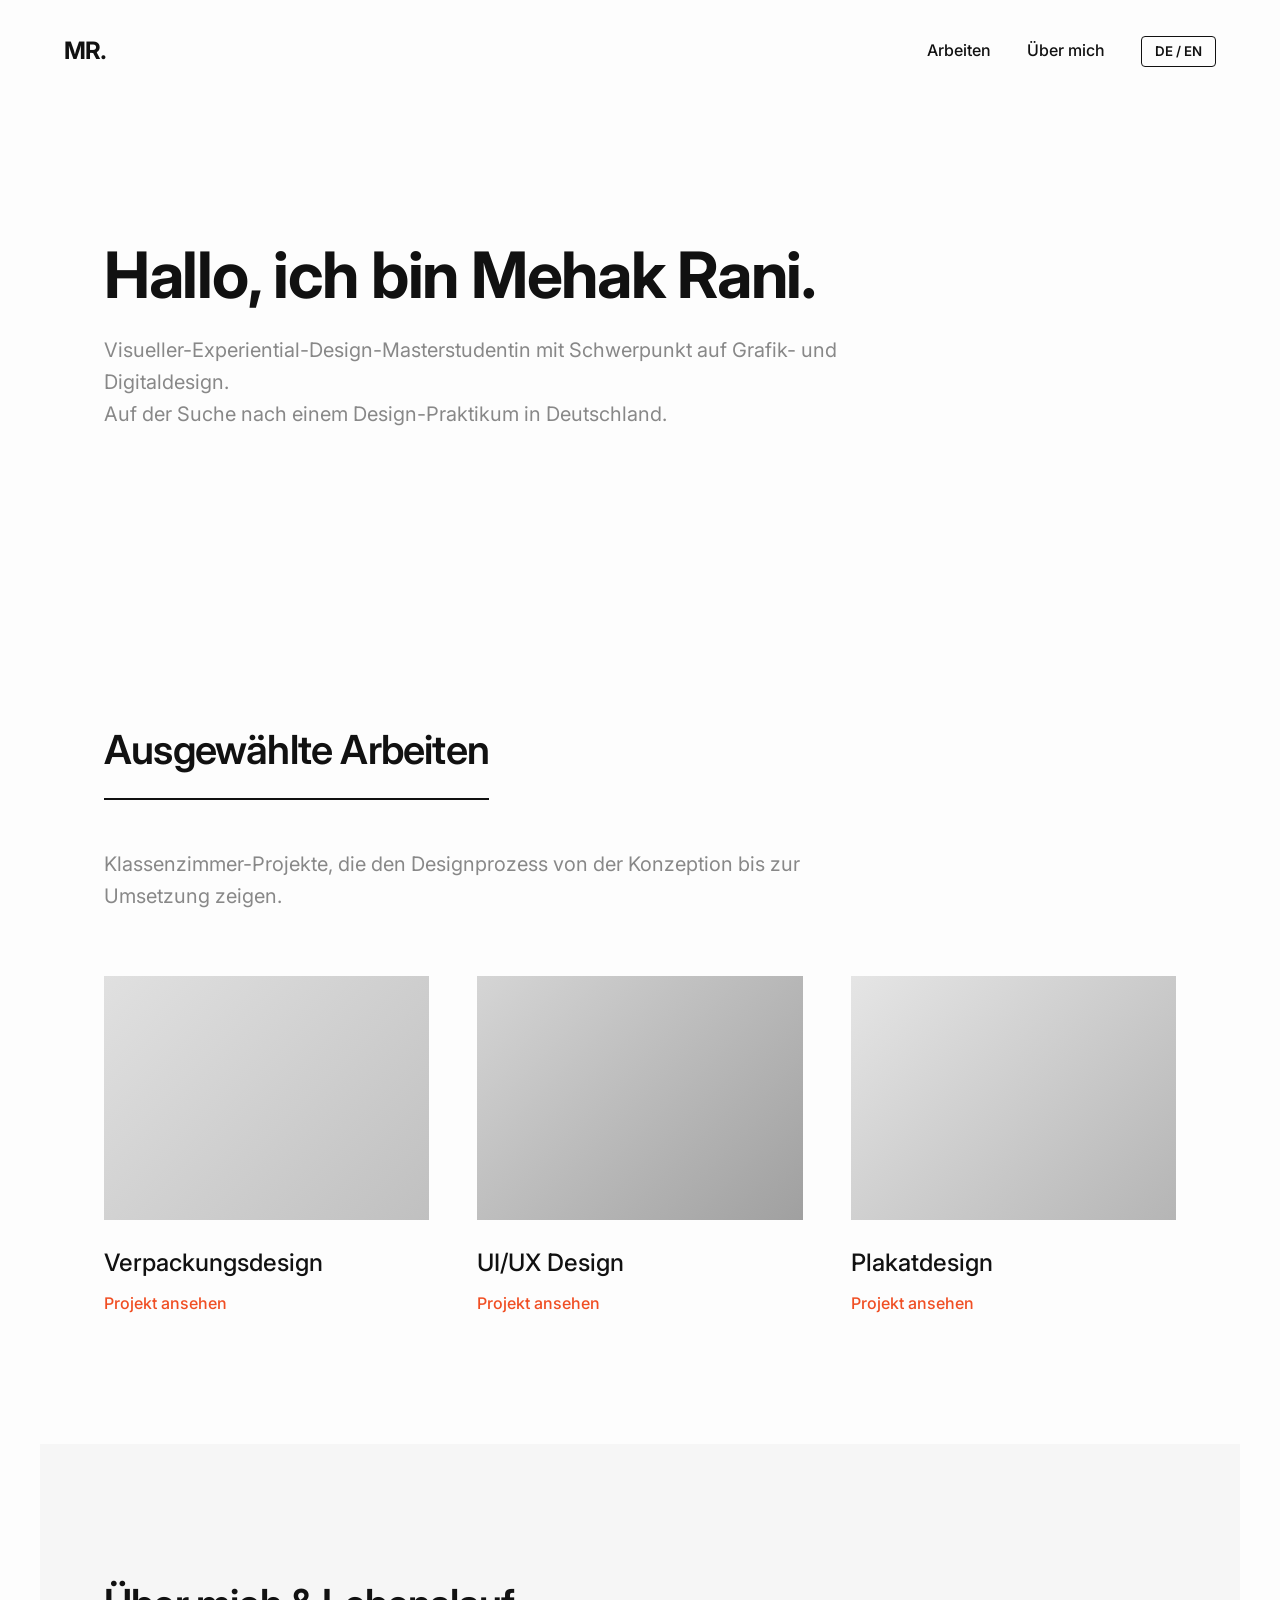
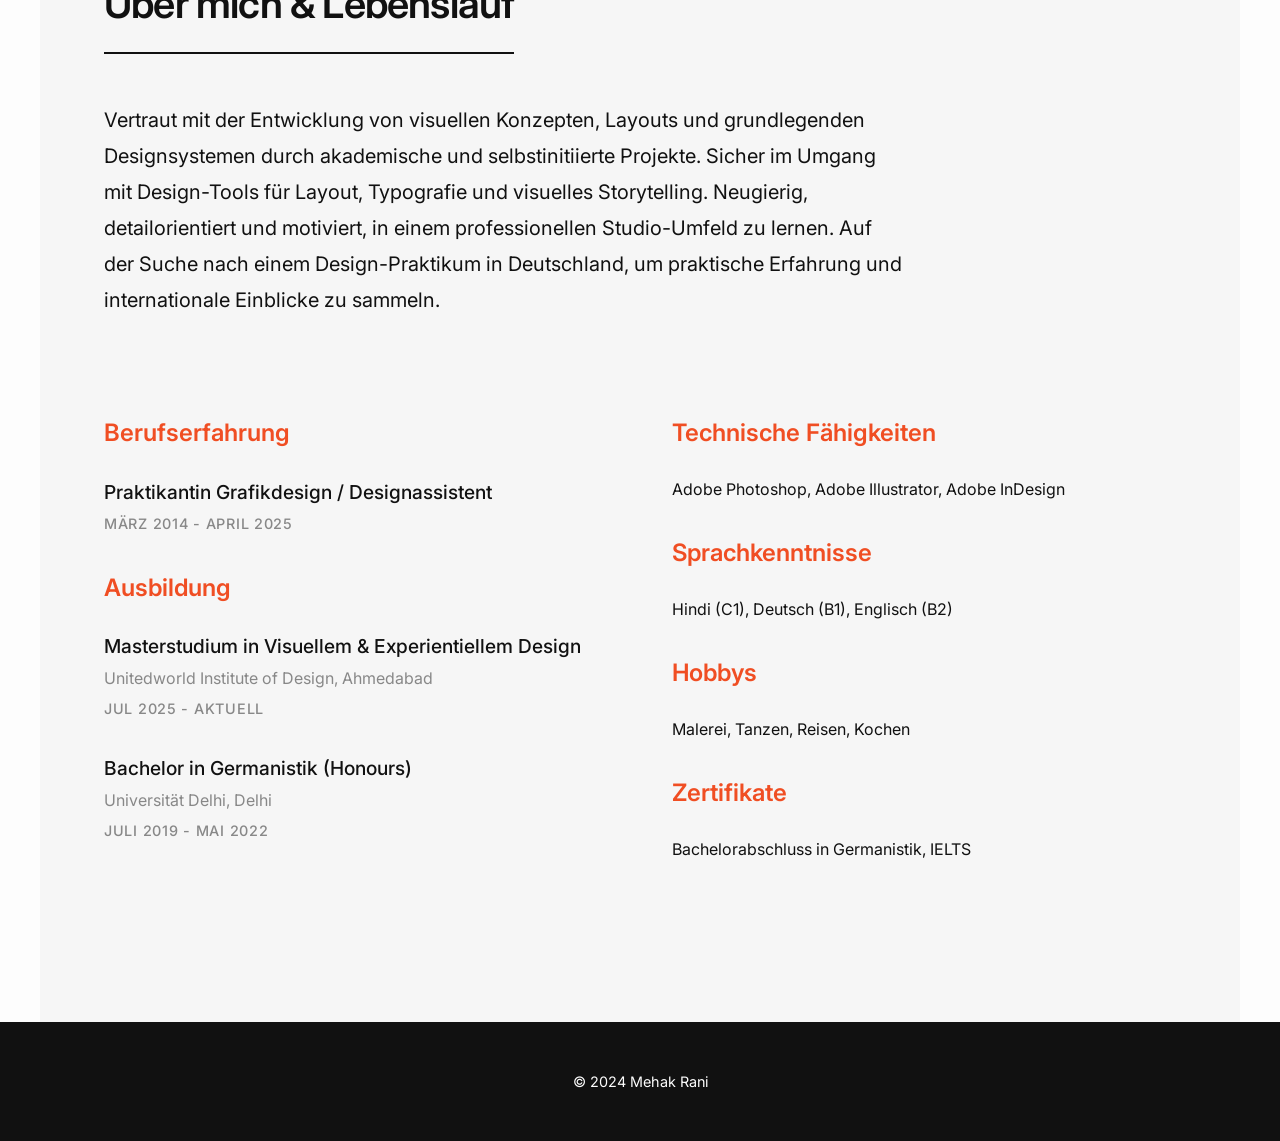
<file: index.html>
<!DOCTYPE html>
<html lang="de">

<head>
    <meta charset="UTF-8">
    <meta name="viewport" content="width=device-width, initial-scale=1.0">
    <meta name="description" content="Portfolio of Mehak Rani - Visual & Experiential Designer">
    <title>Mehak Rani | Portfolio</title>
    <!-- Google Fonts: Inter for a clean, modern, minimal Bauhaus-inspired aesthetic -->
    <link rel="preconnect" href="https://fonts.googleapis.com">
    <link rel="preconnect" href="https://fonts.gstatic.com" crossorigin>
    <link href="https://fonts.googleapis.com/css2?family=Inter:wght@300;400;500;600;700&display=swap" rel="stylesheet">
    <link rel="stylesheet" href="styles.css">
</head>

<body>

    <!-- Language Toggle and Navigation -->
    <nav class="navbar">
        <div class="logo">MR.</div>
        <div class="nav-links">
            <a href="#work" data-i18n="nav_work">Arbeiten</a>
            <a href="#about" data-i18n="nav_about">Über mich</a>
            <button id="lang-toggle" aria-label="Toggle Language">DE / EN</button>
        </div>
    </nav>

    <!-- Hero Section -->
    <header class="hero">
        <h1 class="hero-title" data-i18n="hero_title">Hallo, ich bin Mehak Rani.</h1>
        <p class="hero-subtitle" data-i18n="hero_subtitle">
            Visueller-Experiential-Design-Masterstudentin mit Schwerpunkt auf Grafik- und Digitaldesign. <br>
            Auf der Suche nach einem Design-Praktikum in Deutschland.
        </p>
    </header>

    <!-- Main Content Area to be built out -->
    <main>
        <!-- Work Section -->
        <section id="work" class="section work-section">
            <h2 class="section-title" data-i18n="work_title">Ausgewählte Arbeiten</h2>
            <p class="section-desc" data-i18n="work_desc">Klassenzimmer-Projekte, die den Designprozess von der
                Konzeption bis zur Umsetzung zeigen.</p>

            <div class="project-grid">
                <!-- Project 1 -->
                <a href="project-packaging.html" class="project-card">
                    <div class="project-img placeholder-packaging"></div>
                    <div class="project-info">
                        <h3 data-i18n="proj_pack">Verpackungsdesign</h3>
                        <span class="project-link" data-i18n="view_project">Projekt ansehen &rarr;</span>
                    </div>
                </a>

                <!-- Project 2 -->
                <a href="project-uiux.html" class="project-card">
                    <div class="project-img placeholder-uiux"></div>
                    <div class="project-info">
                        <h3 data-i18n="proj_uiux">UI/UX Design</h3>
                        <span class="project-link" data-i18n="view_project">Projekt ansehen &rarr;</span>
                    </div>
                </a>

                <!-- Project 3 -->
                <a href="project-poster.html" class="project-card">
                    <div class="project-img placeholder-poster"></div>
                    <div class="project-info">
                        <h3 data-i18n="proj_poster">Plakatdesign</h3>
                        <span class="project-link" data-i18n="view_project">Projekt ansehen &rarr;</span>
                    </div>
                </a>
            </div>
        </section>

        <!-- About / Resume Section -->
        <section id="about" class="section about-section">
            <h2 class="section-title" data-i18n="about_title">Über mich & Lebenslauf</h2>

            <div class="about-grid">
                <div class="about-summary">
                    <p data-i18n="about_summary">
                        Vertraut mit der Entwicklung von visuellen Konzepten, Layouts und grundlegenden
                        Designsystemen...
                    </p>
                </div>

                <div class="resume-block">
                    <h3 data-i18n="exp_title">Berufserfahrung</h3>
                    <div class="resume-item">
                        <h4 data-i18n="exp_role1">Praktikantin Grafikdesign / Designassistent</h4>
                        <span class="date" data-i18n="exp_date1">März 2014 - April 2025</span>
                    </div>

                    <h3 data-i18n="edu_title">Ausbildung</h3>
                    <div class="resume-item">
                        <h4 data-i18n="edu_degree1">Masterstudium in Visuellem & Experientiellem Design</h4>
                        <p data-i18n="edu_uni1">Unitedworld Institute of Design, Ahmedabad</p>
                        <span class="date" data-i18n="edu_date1">Jul 2025 - Aktuell</span>
                    </div>
                    <div class="resume-item">
                        <h4 data-i18n="edu_degree2">Bachelor in Germanistik (Honours)</h4>
                        <p data-i18n="edu_uni2">Universität Delhi, Delhi</p>
                        <span class="date" data-i18n="edu_date2">Juli 2019 - Mai 2022</span>
                    </div>
                </div>

                <div class="skills-block">
                    <h3 data-i18n="skills_title">Technische Fähigkeiten</h3>
                    <p data-i18n="skills_list">Adobe Photoshop, Adobe Illustrator, Adobe InDesign</p>

                    <h3 data-i18n="lang_title">Sprachkenntnisse</h3>
                    <p data-i18n="lang_list">Hindi (C1), Deutsch (B1), Englisch (B2)</p>

                    <h3 data-i18n="hobbies_title">Hobbys</h3>
                    <p data-i18n="hobbies_list">Malerei, Tanzen, Reisen, Kochen</p>

                    <h3 data-i18n="cert_title">Zertifikate</h3>
                    <p data-i18n="cert_list">Bachelorabschluss in Germanistik, IELTS</p>
                </div>
            </div>
        </section>
    </main>

    <!-- Footer -->
    <footer>
        <p>&copy; 2024 Mehak Rani</p>
    </footer>

    <script src="main.js"></script>
</body>

</html>
</file>
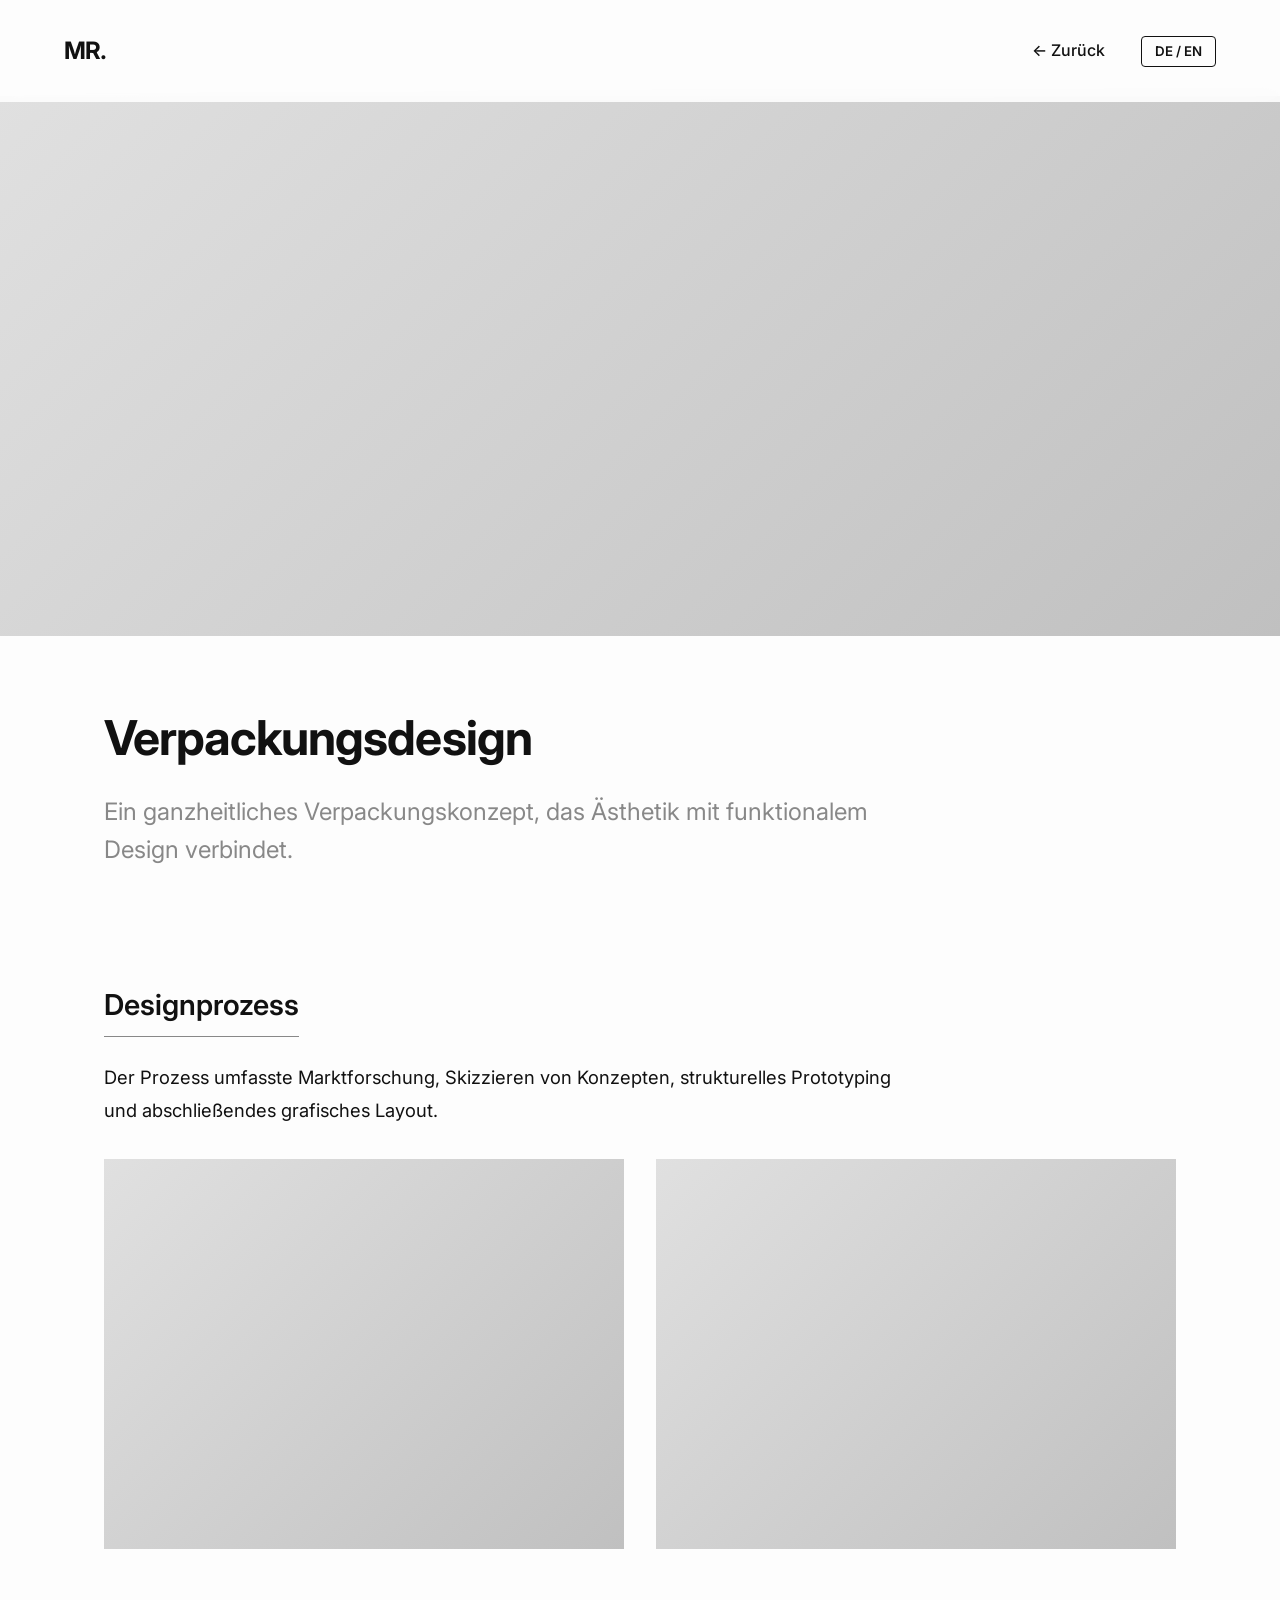
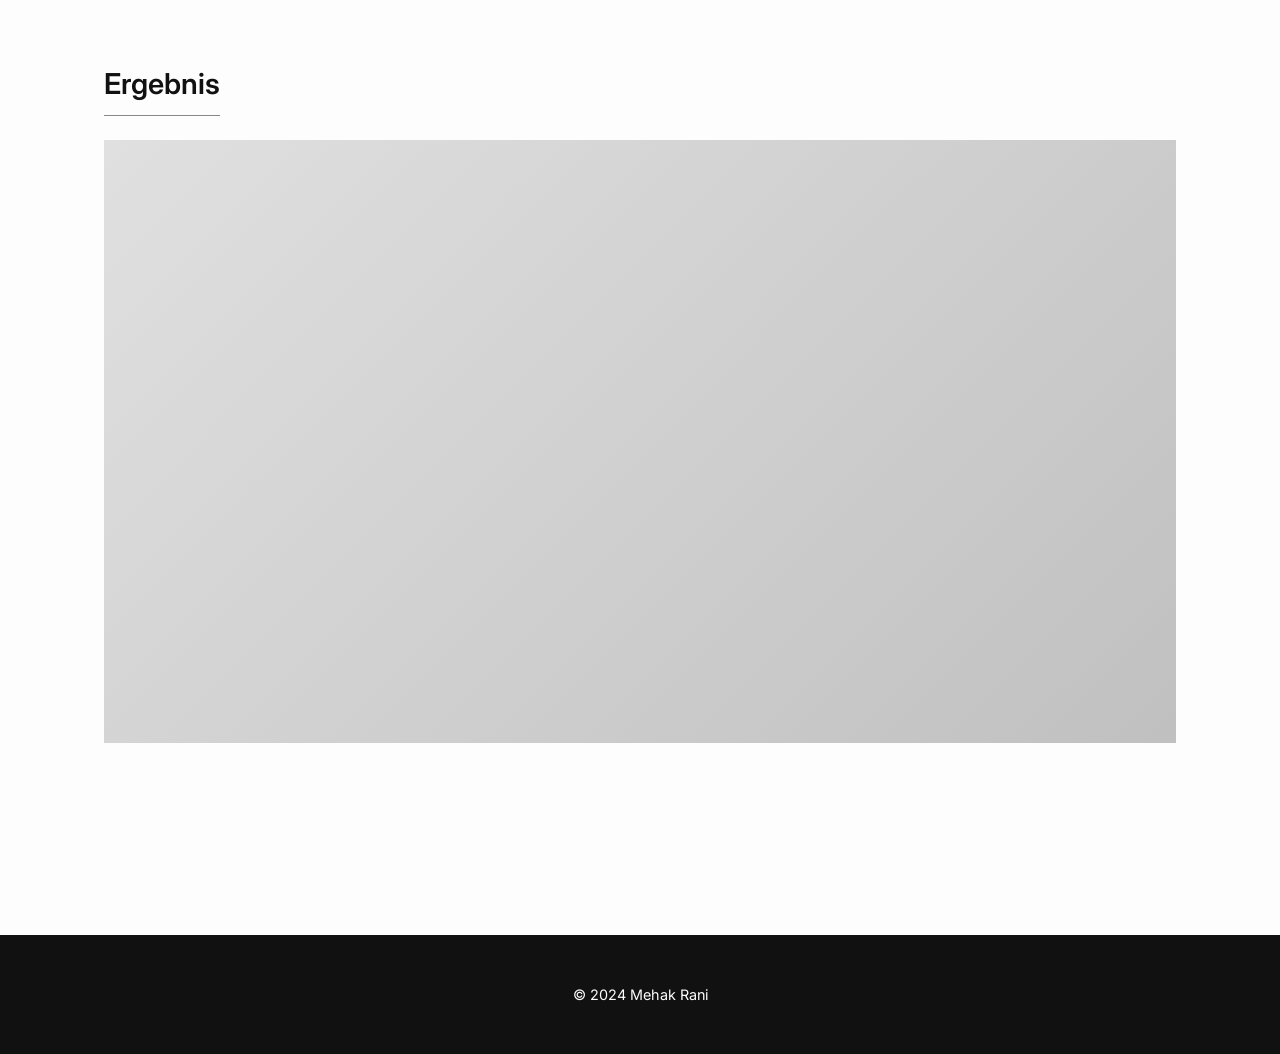
<file: project-packaging.html>
<!DOCTYPE html>
<html lang="de">
<head>
    <meta charset="UTF-8">
    <meta name="viewport" content="width=device-width, initial-scale=1.0">
    <title>Mehak Rani | Packaging Design</title>
    <link href="https://fonts.googleapis.com/css2?family=Inter:wght@300;400;500;600;700&display=swap" rel="stylesheet">
    <link rel="stylesheet" href="styles.css">
</head>
<body>
    <nav class="navbar">
        <div class="logo">MR.</div>
        <div class="nav-links">
            <a href="index.html" data-i18n="back_home">&larr; Zurück</a>
            <button id="lang-toggle" aria-label="Toggle Language">DE / EN</button>
        </div>
    </nav>

    <main class="project-page">
        <header class="project-hero placeholder-packaging">
            <!-- Large banner image placeholder -->
        </header>

        <section class="section project-details">
            <h1 class="project-title" data-i18n="pack_title">Verpackungsdesign</h1>
            <p class="project-subtitle" data-i18n="pack_desc">Ein ganzheitliches Verpackungskonzept, das Ästhetik mit funktionalem Design verbindet.</p>
            
            <div class="project-content">
                <h3 data-i18n="proj_process">Designprozess</h3>
                <p data-i18n="pack_proc_text">
                    Der Prozess umfasste Marktforschung, Skizzieren von Konzepten, strukturelles Prototyping und abschließendes grafisches Layout.
                </p>
                
                <div class="process-images">
                    <div class="process-img placeholder-packaging"></div>
                    <div class="process-img placeholder-packaging"></div>
                </div>

                <h3 data-i18n="proj_outcome">Ergebnis</h3>
                <div class="outcome-image placeholder-packaging"></div>
            </div>
        </section>
    </main>

    <footer>
        <p>&copy; 2024 Mehak Rani</p>
    </footer>

    <script src="main.js"></script>
</body>
</html>
</file>
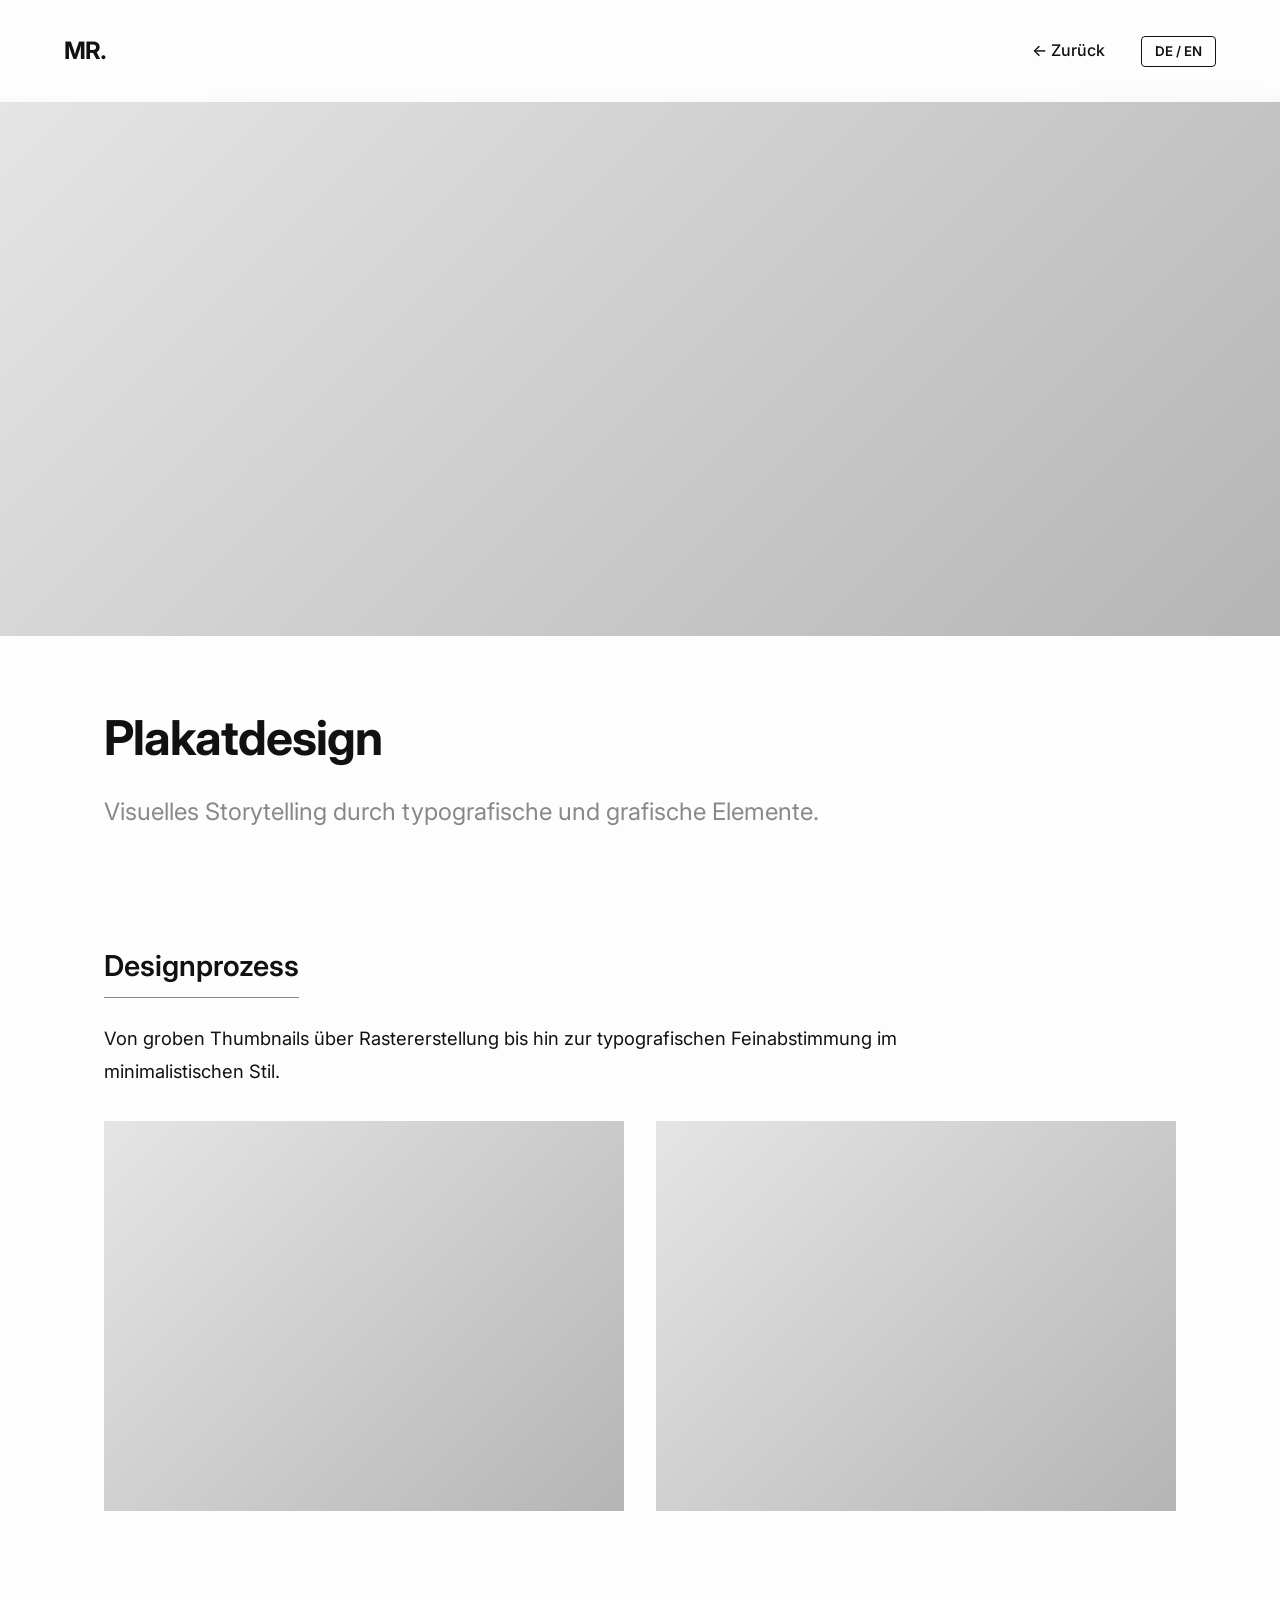
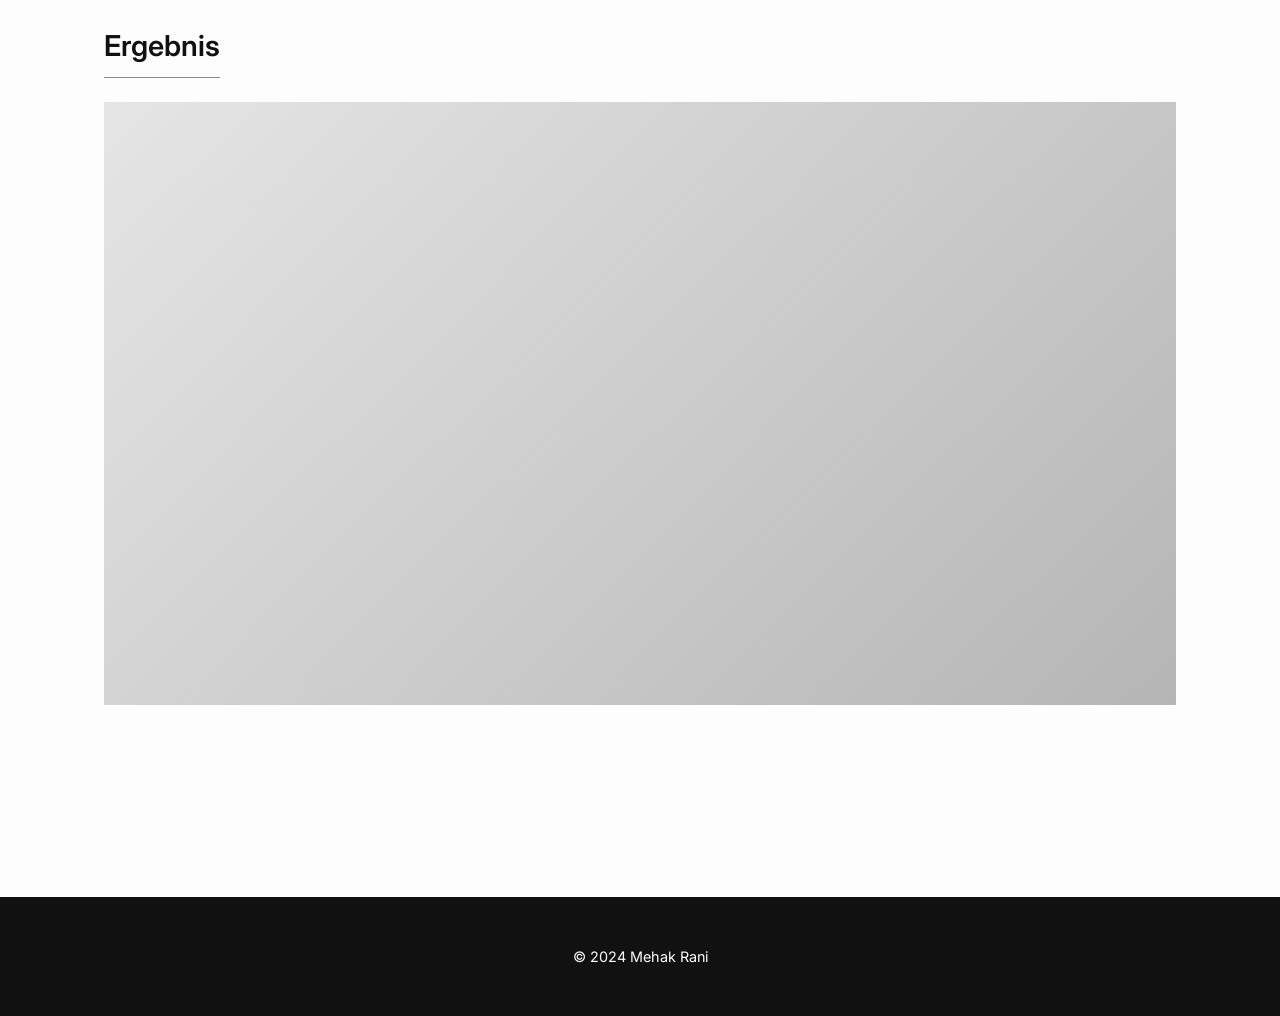
<file: project-poster.html>
<!DOCTYPE html>
<html lang="de">
<head>
    <meta charset="UTF-8">
    <meta name="viewport" content="width=device-width, initial-scale=1.0">
    <title>Mehak Rani | Poster Design</title>
    <link href="https://fonts.googleapis.com/css2?family=Inter:wght@300;400;500;600;700&display=swap" rel="stylesheet">
    <link rel="stylesheet" href="styles.css">
</head>
<body>
    <nav class="navbar">
        <div class="logo">MR.</div>
        <div class="nav-links">
            <a href="index.html" data-i18n="back_home">&larr; Zurück</a>
            <button id="lang-toggle" aria-label="Toggle Language">DE / EN</button>
        </div>
    </nav>

    <main class="project-page">
        <header class="project-hero placeholder-poster">
            <!-- Large banner image placeholder -->
        </header>

        <section class="section project-details">
            <h1 class="project-title" data-i18n="poster_title">Plakatdesign</h1>
            <p class="project-subtitle" data-i18n="poster_desc">Visuelles Storytelling durch typografische und grafische Elemente.</p>
            
            <div class="project-content">
                <h3 data-i18n="proj_process">Designprozess</h3>
                <p data-i18n="poster_proc_text">
                    Von groben Thumbnails über Rastererstellung bis hin zur typografischen Feinabstimmung im minimalistischen Stil.
                </p>
                
                <div class="process-images">
                    <div class="process-img placeholder-poster"></div>
                    <div class="process-img placeholder-poster"></div>
                </div>

                <h3 data-i18n="proj_outcome">Ergebnis</h3>
                <div class="outcome-image placeholder-poster"></div>
            </div>
        </section>
    </main>

    <footer>
        <p>&copy; 2024 Mehak Rani</p>
    </footer>

    <script src="main.js"></script>
</body>
</html>
</file>
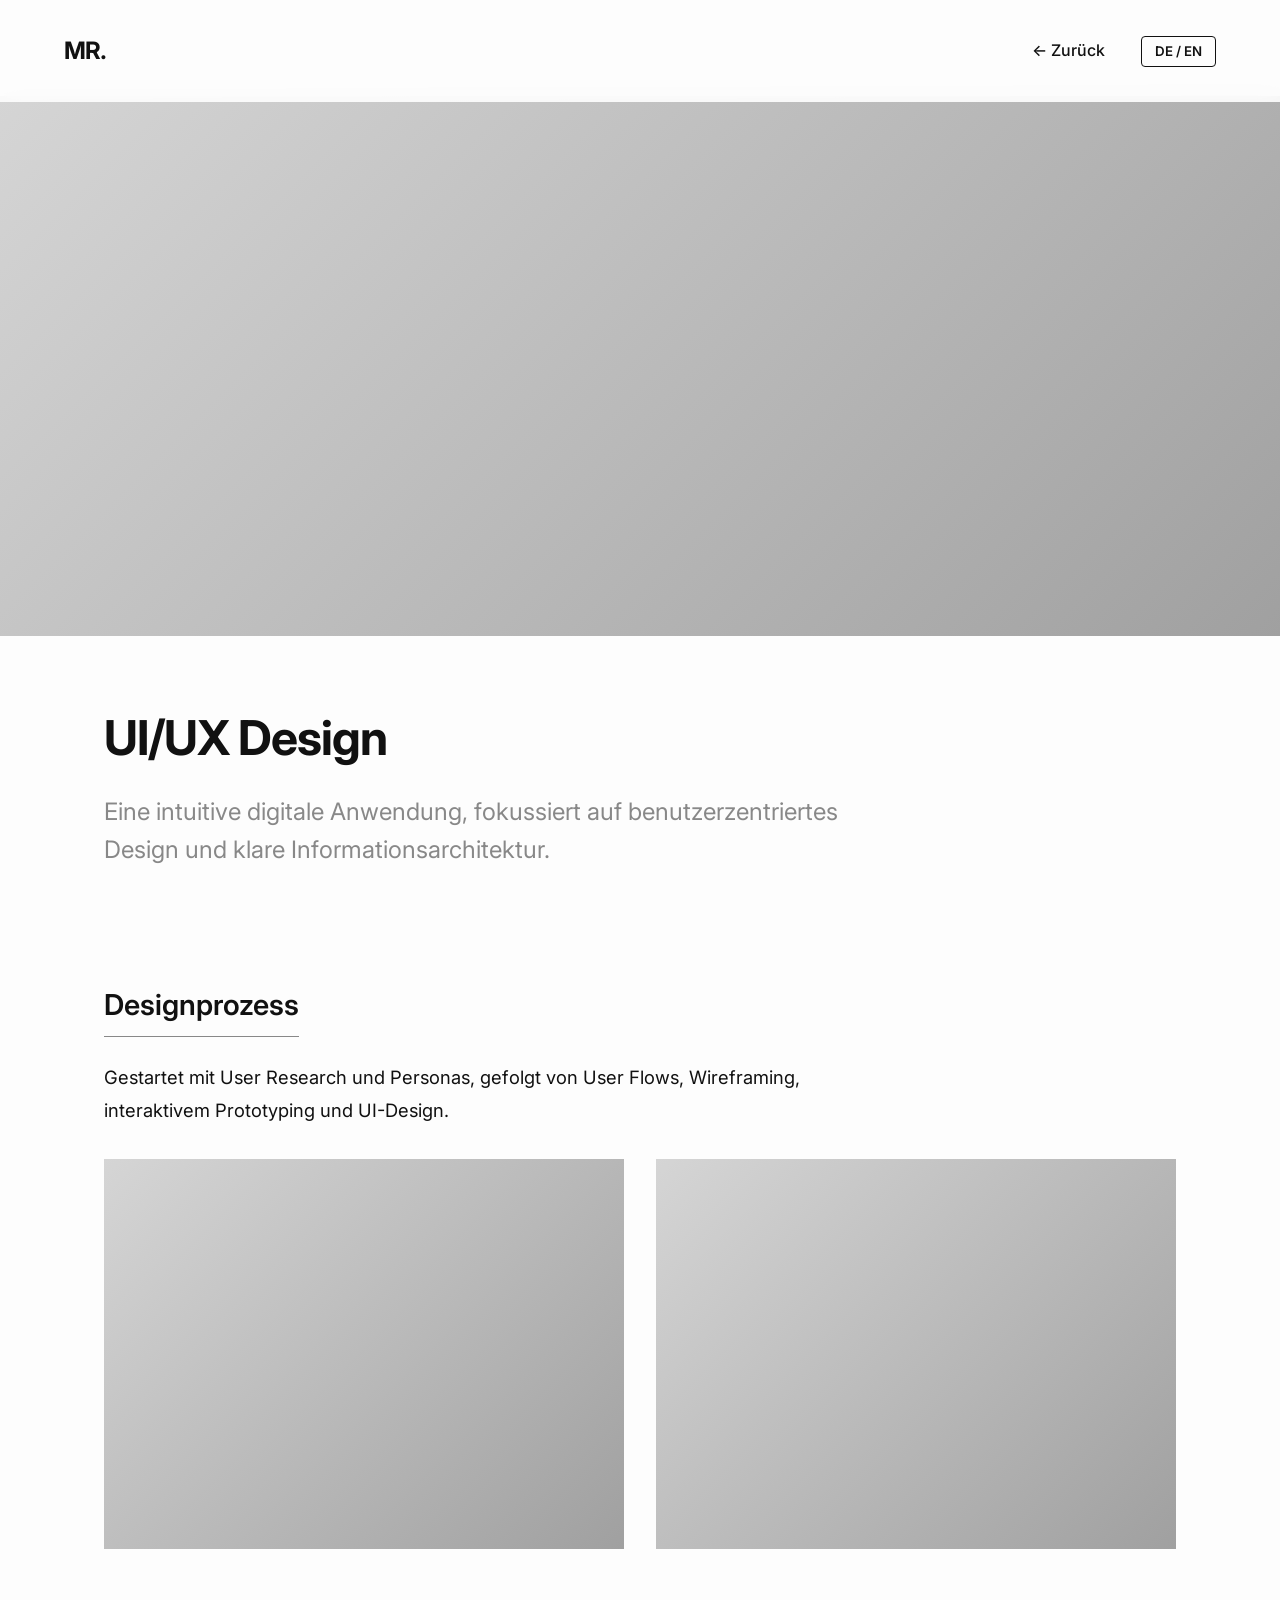
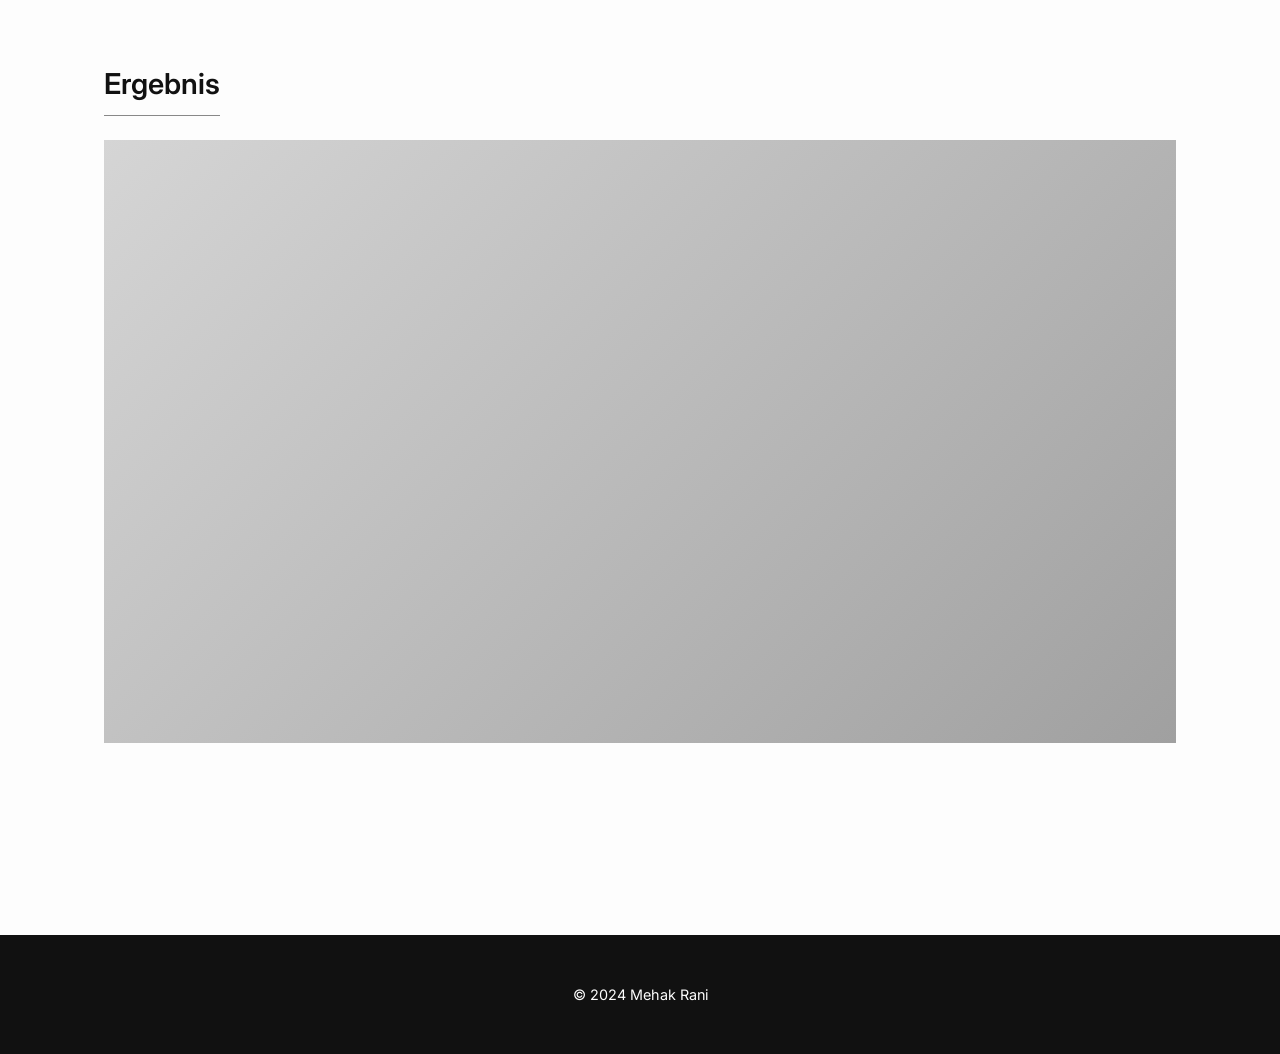
<file: project-uiux.html>
<!DOCTYPE html>
<html lang="de">
<head>
    <meta charset="UTF-8">
    <meta name="viewport" content="width=device-width, initial-scale=1.0">
    <title>Mehak Rani | UI/UX Design</title>
    <link href="https://fonts.googleapis.com/css2?family=Inter:wght@300;400;500;600;700&display=swap" rel="stylesheet">
    <link rel="stylesheet" href="styles.css">
</head>
<body>
    <nav class="navbar">
        <div class="logo">MR.</div>
        <div class="nav-links">
            <a href="index.html" data-i18n="back_home">&larr; Zurück</a>
            <button id="lang-toggle" aria-label="Toggle Language">DE / EN</button>
        </div>
    </nav>

    <main class="project-page">
        <header class="project-hero placeholder-uiux">
            <!-- Large banner image placeholder -->
        </header>

        <section class="section project-details">
            <h1 class="project-title" data-i18n="uiux_title">UI/UX Design</h1>
            <p class="project-subtitle" data-i18n="uiux_desc">Eine intuitive digitale Anwendung, fokussiert auf benutzerzentriertes Design und klare Informationsarchitektur.</p>
            
            <div class="project-content">
                <h3 data-i18n="proj_process">Designprozess</h3>
                <p data-i18n="uiux_proc_text">
                    Gestartet mit User Research und Personas, gefolgt von User Flows, Wireframing, interaktivem Prototyping und UI-Design.
                </p>
                
                <div class="process-images">
                    <div class="process-img placeholder-uiux"></div>
                    <div class="process-img placeholder-uiux"></div>
                </div>

                <h3 data-i18n="proj_outcome">Ergebnis</h3>
                <div class="outcome-image placeholder-uiux"></div>
            </div>
        </section>
    </main>

    <footer>
        <p>&copy; 2024 Mehak Rani</p>
    </footer>

    <script src="main.js"></script>
</body>
</html>
</file>
<file: styles.css>
/* minimal, bauhaus-inspired base */
:root {
    --color-bg-light: #fdfdfd;
    --color-text-light: #111111;
    --color-accent: #f04e23; /* A slight punchy orange/red accent */
    --color-gray: #888888;
    
    --font-primary: 'Inter', sans-serif;
}

* {
    box-sizing: border-box;
    margin: 0;
    padding: 0;
}

body {
    font-family: var(--font-primary);
    background-color: var(--color-bg-light);
    color: var(--color-text-light);
    line-height: 1.6;
    -webkit-font-smoothing: antialiased;
    -moz-osx-font-smoothing: grayscale;
}

/* Navbar */
.navbar {
    display: flex;
    justify-content: space-between;
    align-items: center;
    padding: 2rem 5%;
    position: fixed;
    top: 0;
    width: 100%;
    background: rgba(253, 253, 253, 0.9);
    backdrop-filter: blur(10px);
    z-index: 1000;
}

.logo {
    font-weight: 700;
    font-size: 1.5rem;
    letter-spacing: -0.05em;
}

.nav-links a {
    text-decoration: none;
    color: var(--color-text-light);
    margin-right: 2rem;
    font-weight: 500;
    transition: color 0.3s;
}

.nav-links a:hover {
    color: var(--color-accent);
}

#lang-toggle {
    background: none;
    border: 1px solid var(--color-text-light);
    padding: 0.4rem 0.8rem;
    font-family: inherit;
    font-weight: 600;
    color: var(--color-text-light);
    cursor: pointer;
    border-radius: 4px;
    transition: all 0.3s;
}

#lang-toggle:hover {
    background: var(--color-text-light);
    color: var(--color-bg-light);
}

/* Hero */
.hero {
    padding: 15rem 5% 10rem;
    max-width: 1200px;
    margin: 0 auto;
}

.hero-title {
    font-size: 4rem;
    font-weight: 700;
    letter-spacing: -0.02em;
    margin-bottom: 1.5rem;
    line-height: 1.1;
}

.hero-subtitle {
    font-size: 1.25rem;
    color: var(--color-gray);
    max-width: 800px;
    font-weight: 400;
}

/* Sections */
.section {
    padding: 8rem 5%;
    max-width: 1200px;
    margin: 0 auto;
}

.section-title {
    font-size: 2.5rem;
    font-weight: 600;
    margin-bottom: 3rem;
    letter-spacing: -0.02em;
    border-bottom: 2px solid var(--color-text-light);
    padding-bottom: 1rem;
    display: inline-block;
}

/* Works Section */
.work-section {
    background-color: var(--color-bg-light);
}

.section-desc {
    font-size: 1.25rem;
    color: var(--color-gray);
    margin-bottom: 4rem;
    max-width: 700px;
}

.project-grid {
    display: grid;
    grid-template-columns: repeat(auto-fit, minmax(300px, 1fr));
    gap: 3rem;
}

.project-card {
    text-decoration: none;
    color: var(--color-text-light);
    display: flex;
    flex-direction: column;
    transition: transform 0.3s ease;
}

.project-card:hover {
    transform: translateY(-5px);
}

.project-img {
    width: 100%;
    aspect-ratio: 4/3;
    background-color: #f0f0f0;
    background-size: cover;
    background-position: center;
    margin-bottom: 1.5rem;
}

/* Temporary placeholders for images */
.placeholder-packaging { background: linear-gradient(135deg, #e0e0e0, #c0c0c0); }
.placeholder-uiux { background: linear-gradient(135deg, #d5d5d5, #a0a0a0); }
.placeholder-poster { background: linear-gradient(135deg, #e5e5e5, #b5b5b5); }

.project-info h3 {
    font-size: 1.5rem;
    font-weight: 500;
    margin-bottom: 0.5rem;
}

.project-link {
    font-size: 1rem;
    color: var(--color-accent);
    font-weight: 500;
    transition: color 0.3s;
}

.project-card:hover .project-link {
    color: var(--color-text-light);
}

/* About / Resume Section */
.about-section {
    background-color: #f6f6f6;
}

.about-grid {
    display: grid;
    grid-template-columns: 1fr 1fr;
    gap: 4rem;
}

@media (max-width: 768px) {
    .about-grid {
        grid-template-columns: 1fr;
    }
}

.about-summary {
    font-size: 1.25rem;
    line-height: 1.8;
    grid-column: 1 / -1;
    max-width: 800px;
    margin-bottom: 2rem;
}

.resume-block h3, .skills-block h3 {
    font-size: 1.5rem;
    font-weight: 600;
    margin-bottom: 1.5rem;
    color: var(--color-accent);
}

.resume-item {
    margin-bottom: 2rem;
}

.resume-item h4 {
    font-size: 1.2rem;
    font-weight: 500;
    margin-bottom: 0.25rem;
}

.resume-item p {
    color: var(--color-gray);
    margin-bottom: 0.25rem;
}

.resume-item .date {
    font-size: 0.9rem;
    color: var(--color-gray);
    font-weight: 500;
    text-transform: uppercase;
    letter-spacing: 0.05em;
}

.skills-block p {
    margin-bottom: 2rem;
    line-height: 1.6;
}

/* Footer */
footer {
    text-align: center;
    padding: 3rem;
    background-color: var(--color-text-light);
    color: var(--color-bg-light);
    font-size: 0.9rem;
}

/* Single Project Page */
.project-page {
    padding-top: 6rem; /* below navbar */
}

.project-hero {
    width: 100%;
    height: 60vh;
    background-size: cover;
    background-position: center;
    background-color: #eee;
}

.project-details {
    padding-top: 4rem;
}

.project-title {
    font-size: 3rem;
    font-weight: 700;
    margin-bottom: 1rem;
    letter-spacing: -0.02em;
}

.project-subtitle {
    font-size: 1.5rem;
    color: var(--color-gray);
    margin-bottom: 4rem;
    max-width: 800px;
}

.project-content h3 {
    font-size: 1.8rem;
    font-weight: 600;
    margin: 3rem 0 1.5rem;
    border-bottom: 1px solid var(--color-gray);
    padding-bottom: 0.5rem;
    display: inline-block;
}

.project-content p {
    font-size: 1.15rem;
    line-height: 1.8;
    max-width: 800px;
    margin-bottom: 2rem;
}

.process-images {
    display: grid;
    grid-template-columns: 1fr 1fr;
    gap: 2rem;
    margin-bottom: 4rem;
}

@media (max-width: 768px) {
    .process-images {
        grid-template-columns: 1fr;
    }
}

.process-img {
    width: 100%;
    aspect-ratio: 4/3;
    background-color: #e0e0e0;
}

.outcome-image {
    width: 100%;
    aspect-ratio: 16/9;
    background-color: #d0d0d0;
    margin-bottom: 4rem;
}
</file>
